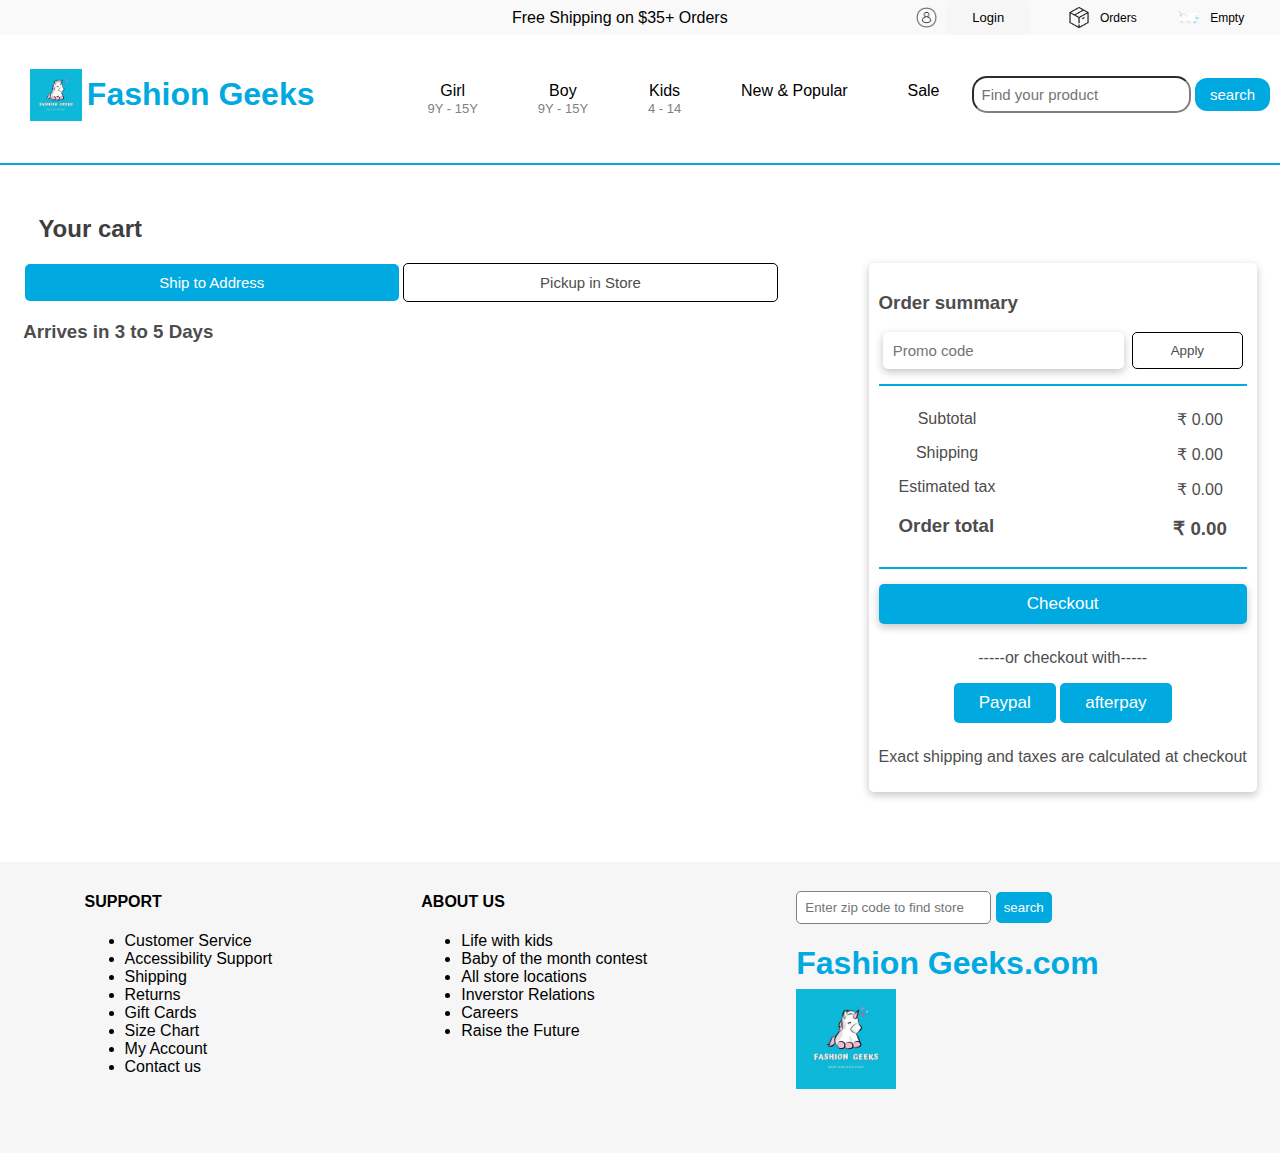
<file: pages/cart.html>
<!DOCTYPE html>
<html lang="en">
<head>
    <meta charset="UTF-8">
    <meta http-equiv="X-UA-Compatible" content="IE=edge">
    <meta name="viewport" content="width=device-width, initial-scale=1.0">
    <title>Cart page</title>
    <link rel="stylesheet" href="/styles/cart.css">
</head>
<body>
    
    <div id="Top">
        <p>Free Shipping on $35+ Orders</p>
        <div>
        <div>
            <img id="GoToHomePage" src="/images/login2.png" alt="">
            <a id="hrefLogin" href="/pages/login.html">Login</a>
        </div>
        <div>
            <img src="/images/ord.png" alt="">
            <p>Orders</p>
        </div>
        <div>
            <img src="/images/cart.png" alt="">
            <p id="count-item">Empty</p>
        </div>
        </div>
    </div>

    <div id="navbar">
        <div> 
            <img src="/images/Fashion Geeks.jpg" alt="">
            <h1>Fashion Geeks</h1>

        </div>
        <div id="navmid">
            <div>
                <h4>Girl</h4>
                <P>9Y - 15Y</P>
                <div class="Dropdown-menu">
                    <a href="/pages/Category_page.html">• Tops (49)</a>
                    <h5>• Dresses (54)</h5>
                    <h5>• Bottoms (98)</h5>
                    <h5>• Full Sets (25)</h5>
                    <h5>• Accessories and More</h5>
                </div>
            </div>

            <div>
                <h4>Boy</h4>
                <P>9Y - 15Y</P>
            </div>
            <div>
                <h4>Kids</h4>
                <P>4 - 14</P>
            </div>
            <div>
                <h4>New & Popular</h4>
            </div>
            <div>
                <h4>Sale</h4>
            </div>
        </div>
        <div>
            <input type="text" placeholder="Find your product">
            <button>search</button>
        </div>

    </div>

    <hr>

    <h2>Your cart</h2>

    <div id="container">
        <div id="left-div">
            <div>
                <button>Ship to Address</button>
                <button>Pickup in Store</button>
            </div>

            <h3>Arrives in 3 to 5 Days</h3>

            <div id="Allcards">
    
    <!-- ********************************* -->
    
            </div>
        </div>


        <div id="right-div">
            <h3>Order summary</h3>
            <div>
                <input type="text" placeholder="Promo code">
                <button>Apply</button>
            </div>
            <hr>
            <div>
                <div>
                    <p>Subtotal</p>
                    <p>Shipping</p>
                    <p>Estimated tax</p>
                    <h3>Order total</h3>
                </div>
                <div>
                    <p class="total">from data</p>
                    <p>₹ 0.00</p>
                    <p>₹ 0.00</p>
                    <h3 id="Ordertotal">from input</h3>
                </div>
            </div>
            <hr>
            <a href="./checkout.html">Checkout</a>
            
            <p> -----or checkout with-----</p>
    
            <div>
                <button>Paypal</button>
                <button>afterpay</button>    
            </div>

            <p>Exact shipping and taxes are calculated at checkout</p>
        </div>



    </div>



    <div id="scrAbu">
        <div>
            <h4>SUPPORT</h4>
            <ul>
                <li>Customer Service</li>
                <li>Accessibility Support</li>
                <li>Shipping</li>
                <li>Returns</li>
                <li>Gift Cards</li>
                <li>Size Chart</li>
                <li>My Account</li>
                <li>Contact us</li>
            </ul>
        </div>
        <div>
            <h4>ABOUT US</h4>
            <ul>
                <li>Life with kids</li>
                <li>Baby of the month contest</li>
                <li>All store locations</li>
                <li>Inverstor Relations</li>
                <li>Careers</li>
                <li>Raise the Future</li>
            </ul>
        </div>
        <div>
            <input type="text" placeholder="Enter zip code to find store">
            <button>search</button>
            <h1>Fashion Geeks.com</h1>
            <img src="/images/Fashion Geeks.jpg" alt="">
        </div>
    </div>



</body>
</html>

<script src="/scripts/cart.js"></script>
</file>
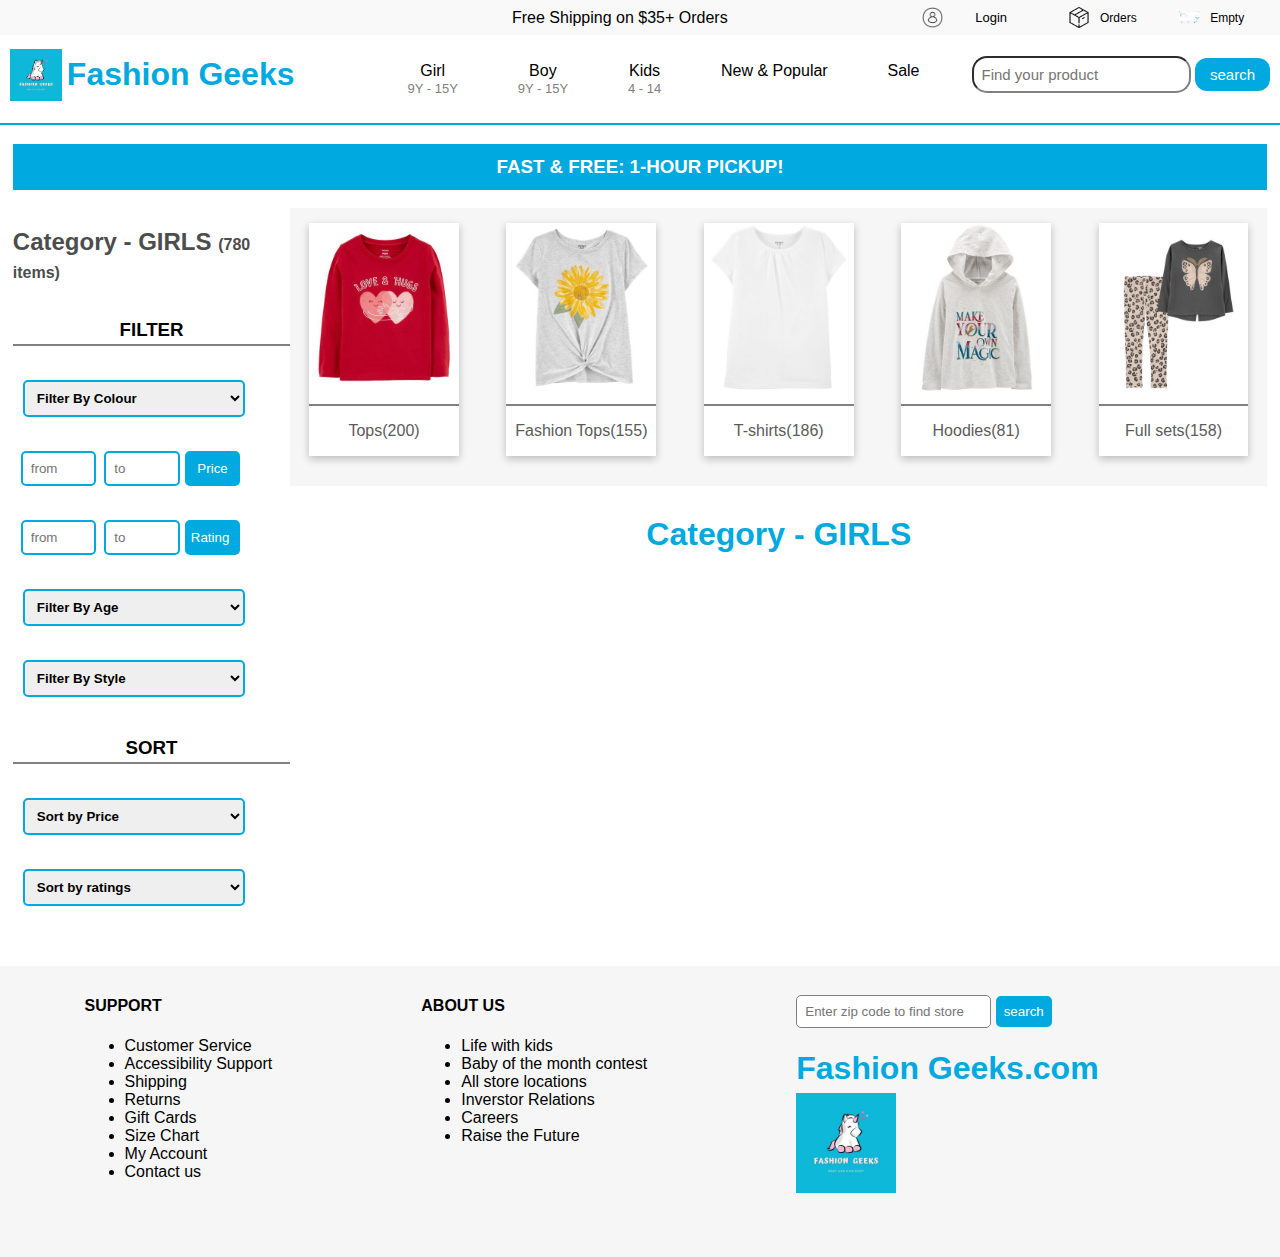
<file: pages/Category_page.html>
<!DOCTYPE html>
<html lang="en">
<head>
    <meta charset="UTF-8">
    <meta http-equiv="X-UA-Compatible" content="IE=edge">
    <meta name="viewport" content="width=device-width, initial-scale=1.0"> 
    <title>Girl category</title>
    <link rel="stylesheet" href="/styles/Category_page.css">
</head>
<body>
    
    <div id="Top">
        <p>Free Shipping on $35+ Orders</p>
        <div>
        <div>
            <img src="/images/login2.png" alt="">
            <a id="hrefLogin" href="/pages/login.html">Login</a>
        </div>
        <div>
            <img src="/images/ord.png" alt="">
            <p>Orders</p>
        </div>
        <div>
            <img src="/images/cart.png" alt="">
            <p id="count-item">Empty</p>
        </div>
        </div>
    </div>



    <div id="navbar">
        <div> 
            <img id="GoToHomePage" src="/images/Fashion Geeks.jpg" alt="">
            <h1>Fashion Geeks</h1>

        </div>
        <div id="navmid">
            <div>
                <h4>Girl</h4>
                <P>9Y - 15Y</P>
                <div class="Dropdown-menu">
                    <a href="/pages/Category_page.html">• Tops (49)</a>
                    <h5>• Dresses (54)</h5>
                    <h5>• Bottoms (98)</h5>
                    <h5>• Full Sets (25)</h5>
                    <h5>• Accessories and More</h5>
                </div>
            </div>

            <div>
                <h4>Boy</h4>
                <P>9Y - 15Y</P>
            </div>
            <div>
                <h4>Kids</h4>
                <P>4 - 14</P>
            </div>
            <div>
                <h4>New & Popular</h4>
            </div>
            <div>
                <h4>Sale</h4>
            </div>
        </div>
        <div>
            <form>
                <input type="text" placeholder="Find your product" id="search">
                <input type="submit" value="search">
            </form>
        </div>

    </div>

    <hr>

    <div id="fast">
            <h3>FAST & FREE: 1-HOUR PICKUP!</h3>
    </div>

    <div id="main">
      <div id="left-div">
        <h2>Category - GIRLS <span>(780 items)</span></h2>
        <h3>FILTER</h3>
        <hr>

        <select id="fitrByColor">
            <option value="">Filter By Colour</option>
            <option value="red">Red</option>
            <option value="blue">Blue</option>
            <option value="white">White</option>
            <option value="pink">Pink</option>
            <option value="gray">Gray</option>
            <option value="black">Black</option>
        </select>

        <div id="fitrByPrice">
            <input type="number" id="lower" placeholder="from"/>
            <input type="number" id="upper" placeholder="to"/>
            <button id="filter-btn">Price</button>
        </div>
   
        <div id="fitrByRating">
            <input type="number" id="low" placeholder="from"/>
            <input type="number" id="up" placeholder="to"/>
            <button id="filter-rate">Rating</button>
        </div>


        <select id="fitrByAge">
            <option >Filter By Age</option>
            <option >6M - 12M</option>
            <option >1Y - 3Y</option>
            <option >3Y - 6Y</option>
            <option >6Y - 12Y</option>
        </select>

        <select id="fitrByStyle">
            <option >Filter By Style</option>
            <option >Casual Dress</option>
            <option >Fashion Tops</option>
            <option >Tranding Skirts</option>
            <option >Long Sleeves</option>
        </select>

        <h3>SORT</h3>
        <hr>

        <select id="sortbyprice">
            <option value="">Sort by Price</option>
            <option value="lowToHigh">Low to High</option>
            <option value="HighToLow">High to Low</option>
        </select>

        <select id="sortbyratings">
            <option value="">Sort by ratings</option>
            <option value="lowToHigh">Low to High</option>
            <option value="HighToLow">High to Low</option>
        </select>

      </div>

      <div id="right-div">
        
      <div id="right-top-div">
        <div>
            <img src="/images/R-T-1.jpg"/>
            <hr>
            <p>Tops(200)</p>
        </div>
        <div>
            <img src="/images/R-T-2.jpg" alt="">
            <hr>
            <p>Fashion Tops(155)</p>
        </div>
        <div>
            <img src="/images/R-T-3.jpg" alt="">
            <hr>
            <p>T-shirts(186)</p>
        </div>
        <div>
            <img src="/images/R-T-4.jpg" alt="">
            <hr>
            <p>Hoodies(81)</p>
        </div>
        <div>
            <img src="/images/R-T-5.jpg" alt="">
            <hr>
            <p>Full sets(158)</p>
        </div>
      </div>

      <h1>Category - GIRLS</h1>

      <div id="right-main">
        <!-- ************************ -->
      </div>

    </div>
    </div>

    

    <div id="scrAbu">
        <div>
            <h4>SUPPORT</h4>
            <ul>
                <li>Customer Service</li>
                <li>Accessibility Support</li>
                <li>Shipping</li>
                <li>Returns</li>
                <li>Gift Cards</li>
                <li>Size Chart</li>
                <li>My Account</li>
                <li>Contact us</li>
            </ul>
        </div>
        <div>
            <h4>ABOUT US</h4>
            <ul>
                <li>Life with kids</li>
                <li>Baby of the month contest</li>
                <li>All store locations</li>
                <li>Inverstor Relations</li>
                <li>Careers</li>
                <li>Raise the Future</li>
            </ul>
        </div>
        <div>
            <input type="text" placeholder="Enter zip code to find store">
            <button>search</button>
            <h1>Fashion Geeks.com</h1>
            <img src="/images/Fashion Geeks.jpg" alt="">
        </div>
    </div>

</body>
</html>
<script src="/scripts/Category_page.js"></script>
</file>
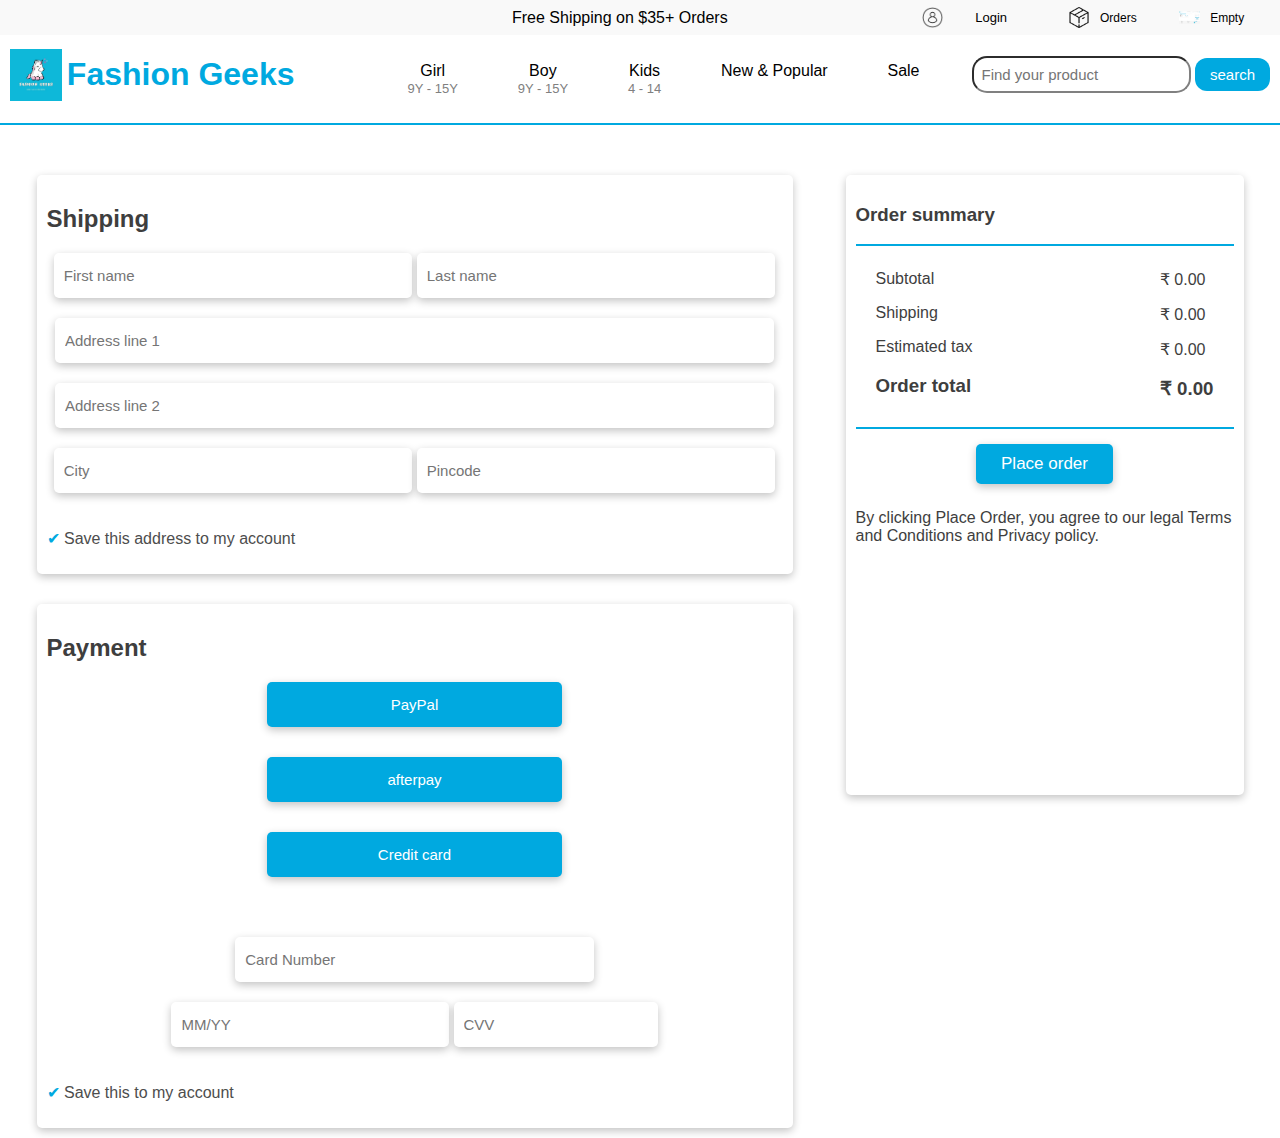
<file: pages/checkout.html>
<!DOCTYPE html>
<html lang="en">
<head>
    <meta charset="UTF-8">
    <meta http-equiv="X-UA-Compatible" content="IE=edge">
    <meta name="viewport" content="width=device-width, initial-scale=1.0">
    <title>checkout page</title>
    <link rel="stylesheet" href="/styles/checkout.css">
</head>
<body>



    <div id="Top">
        <p>Free Shipping on $35+ Orders</p>
        <div>
        <div>
            <img class="topImg" src="/images/login2.png" alt="">
            <a id="hrefLogin" href="/pages/login.html">Login</a>
        </div>
        <div>
            <img class="topImg" src="/images/ord.png" alt="">
            <p>Orders</p>
        </div>
        <div>
            <img class="topImg" src="/images/cart.png" alt="">
            <p id="count-item">Empty</p>
        </div>
        </div>
    </div>

    <div id="navbar">
        <div> 
            <img id="GoToHomePage" src="/images/Fashion Geeks.jpg" alt="">
            <h1>Fashion Geeks</h1>

        </div>
        <div id="navmid">
            <div>
                <h4>Girl</h4>
                <P>9Y - 15Y</P>
                <div class="Dropdown-menu">
                    <a href="/pages/Category_page.html">• Tops (49)</a>
                    <h5>• Dresses (54)</h5>
                    <h5>• Bottoms (98)</h5>
                    <h5>• Full Sets (25)</h5>
                    <h5>• Accessories and More</h5>
                </div>
            </div>

            <div>
                <h4>Boy</h4>
                <P>9Y - 15Y</P>
            </div>
            <div>
                <h4>Kids</h4>
                <P>4 - 14</P>
            </div>
            <div>
                <h4>New & Popular</h4>
            </div>
            <div>
                <h4>Sale</h4>
            </div>
        </div>
        <div>
            <input type="text" placeholder="Find your product">
            <button>search</button>
        </div>

    </div>

    <hr>

    <div id="container">
        <div id="left-div">
            <div id="address-div">
                <h2>Shipping</h2>
                <div>
                    <input type="text" placeholder="First name" id="firstname">
                    <input type="text" placeholder="Last name" id="lastname">
                </div>
                <input type="text" placeholder="Address line 1" id="address1">
                <input type="text" placeholder="Address line 2">
                <div>
                    <input type="text" placeholder="City" id="city">
                    <input type="text" placeholder="Pincode" id="pincode">             
                </div>
                <p> ✔ <span>Save this address to my account</span></p>
            </div>

            <div id="payment-div">
                <h2>Payment</h2>
                <div>
                    <button>PayPal</button>
                    <button>afterpay</button>
                    <button>Credit card</button>
                </div>
                <input type="text" placeholder="Card Number">
                <div>
                    <input type="text" placeholder="MM/YY">
                    <input type="text" placeholder="CVV">
                </div>
                <p> ✔ <span>Save this to my account</span></p>
            </div>
        </div>


        <div id="right-div">
            <h3>Order summary</h3>
            <hr>
            <div>
                <div>
                    <p>Subtotal</p>
                    <p>Shipping</p>
                    <p>Estimated tax</p>
                    <h3>Order total</h3>
                </div>
                <div>
                    <p class="total">from data</p>
                    <p>₹ 0.00</p>
                    <p>₹ 0.00</p>
                    <h3 id="Ordertotal">from input</h3>
                </div>
            </div>
            <hr>
            <button id="placeorder"> Place order</button>
            <p>By clicking Place Order, you agree to our legal Terms and Conditions and Privacy policy.</p>
        </div>
    </div>





    
</body>
</html>

<script src="/scripts/checkout.js"></script>
</file>
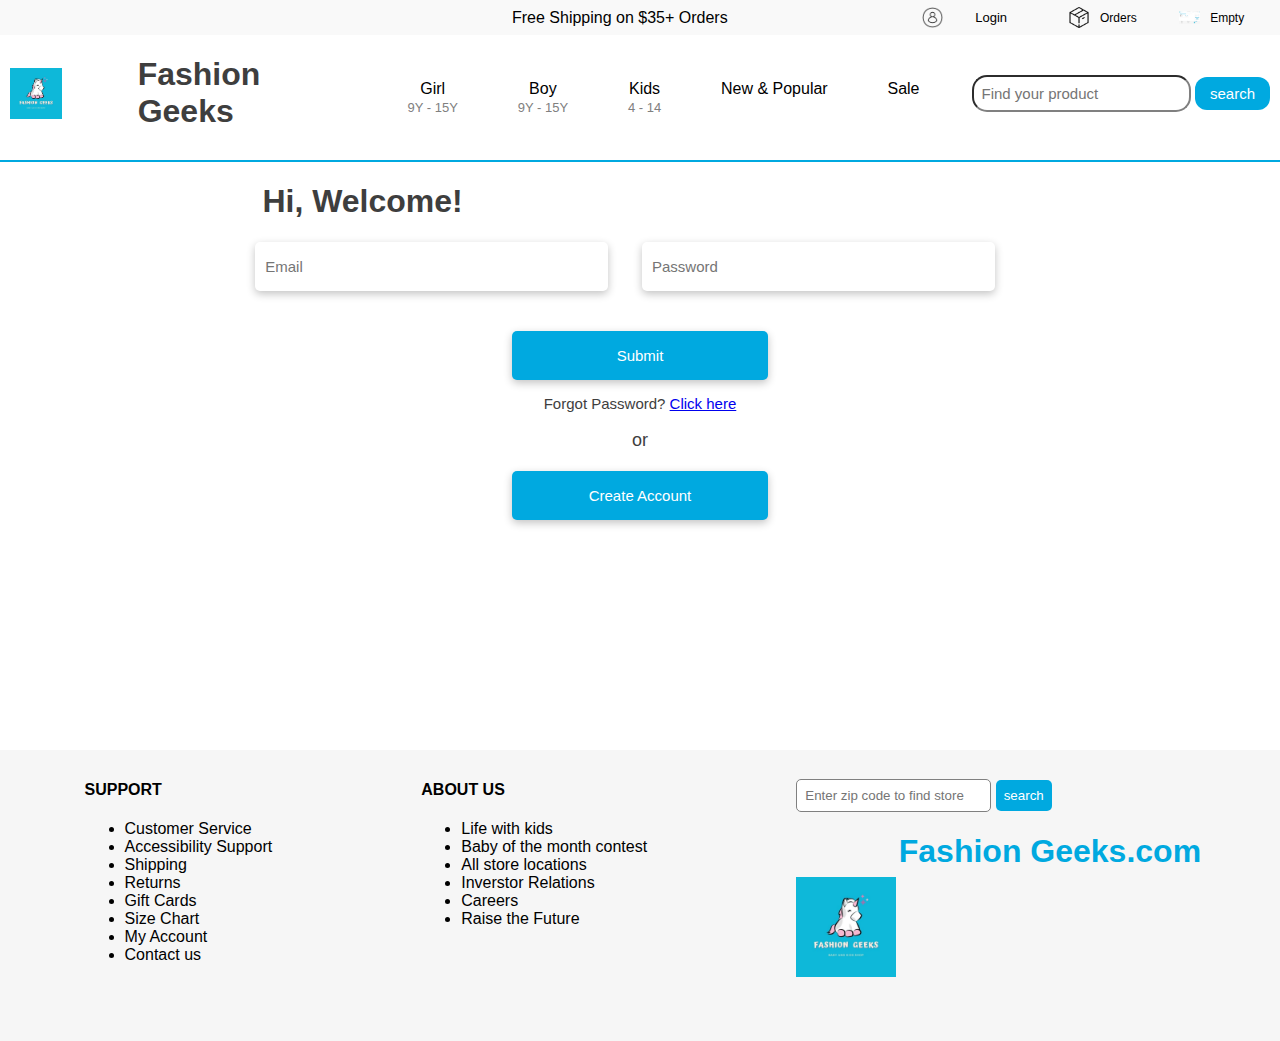
<file: pages/login.html>
<!DOCTYPE html>
<html lang="en">
<head>
    <meta charset="UTF-8">
    <meta http-equiv="X-UA-Compatible" content="IE=edge">
    <meta name="viewport" content="width=device-width, initial-scale=1.0">
    <title>Login</title>
    <link rel="stylesheet" href="/styles/login.css">
</head>
<body>
    

    <div id="Top">
        <p>Free Shipping on $35+ Orders</p>
        <div>
        <div>
            <img id="GoToHomePage" src="/images/login2.png" alt="">
            <a id="hrefLogin" href="/pages/login.html">Login</a>
        </div>
        <div>
            <img src="/images/ord.png" alt="">
            <p>Orders</p>
        </div>
        <div>
            <img src="/images/cart.png" alt="">
            <p id="count-item">Empty</p>
        </div>
        </div>
    </div>

    <div id="navbar">
        <div> 
            <img src="/images/Fashion Geeks.jpg" alt="">
            <h1>Fashion Geeks</h1>

        </div>
        <div id="navmid">
            <div>
                <h4>Girl</h4>
                <P>9Y - 15Y</P>
                <div class="Dropdown-menu">
                    <a href="/pages/Category_page.html">• Tops (49)</a>
                    <h5>• Dresses (54)</h5>
                    <h5>• Bottoms (98)</h5>
                    <h5>• Full Sets (25)</h5>
                    <h5>• Accessories and More</h5>
                </div>
            </div>

            <div>
                <h4>Boy</h4>
                <P>9Y - 15Y</P>
            </div>
            <div>
                <h4>Kids</h4>
                <P>4 - 14</P>
            </div>
            <div>
                <h4>New & Popular</h4>
            </div>
            <div>
                <h4>Sale</h4>
            </div>
        </div>
        <div>
            <input type="text" placeholder="Find your product">
            <button>search</button>
        </div>

    </div>

    <hr>

    <h1>Hi, Welcome!</h1>

    <form>
        <input type="text" placeholder="Email" id="LEmail">
        <input type="password" placeholder="Password" id="LPassword">
        <input type="submit" placeholder="Signin" id="Lsignin">
    </form>

    <p id="forgot">Forgot Password? <a href="###">Click here</a></p>
    <p>or</p>

    <a href="./register.html">Create Account</a>
    <!-- <button> Create Account</button> -->


    <div id="scrAbu">
        <div>
            <h4>SUPPORT</h4>
            <ul>
                <li>Customer Service</li>
                <li>Accessibility Support</li>
                <li>Shipping</li>
                <li>Returns</li>
                <li>Gift Cards</li>
                <li>Size Chart</li>
                <li>My Account</li>
                <li>Contact us</li>
            </ul>
        </div>
        <div>
            <h4>ABOUT US</h4>
            <ul>
                <li>Life with kids</li>
                <li>Baby of the month contest</li>
                <li>All store locations</li>
                <li>Inverstor Relations</li>
                <li>Careers</li>
                <li>Raise the Future</li>
            </ul>
        </div>
        <div>
            <input type="text" placeholder="Enter zip code to find store">
            <button>search</button>
            <h1>Fashion Geeks.com</h1>
            <img src="/images/Fashion Geeks.jpg" alt="">
        </div>
    </div>

</body>
</html>
<script src="/scripts/login.js"></script>
</file>
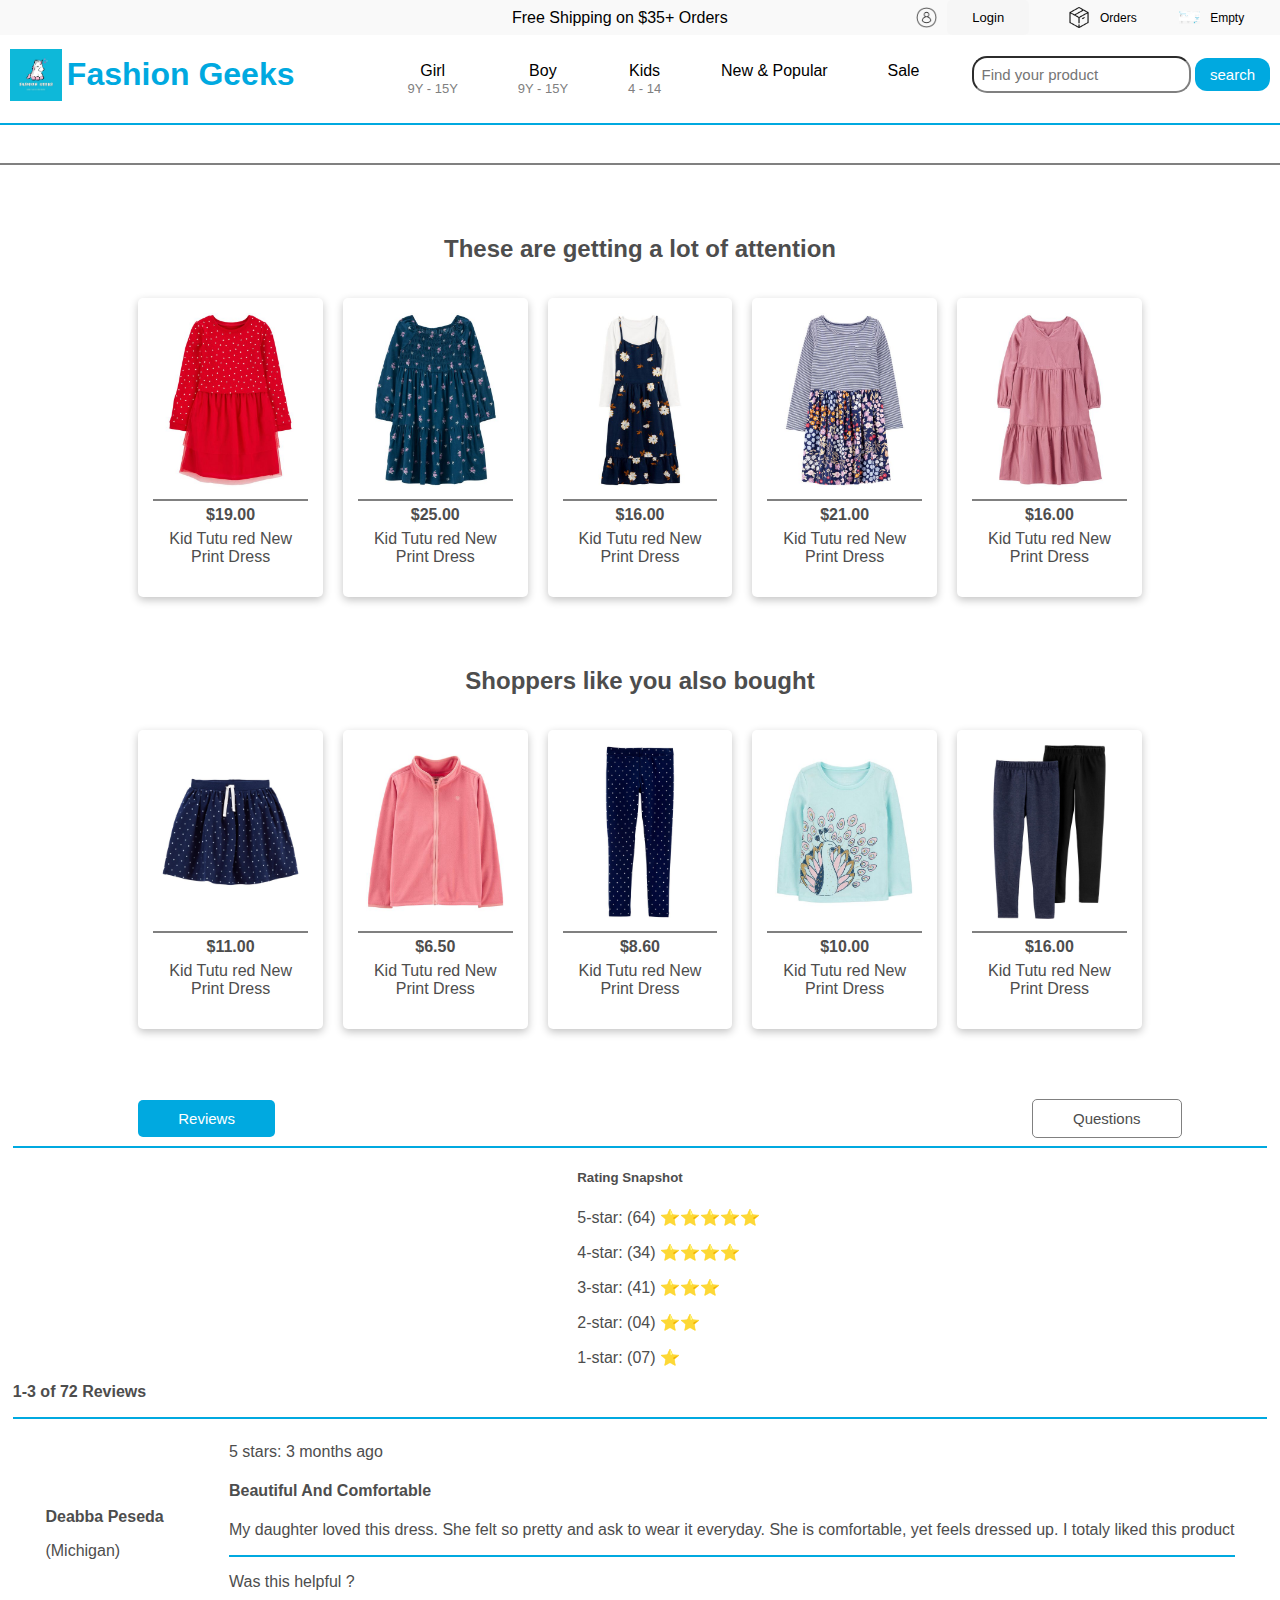
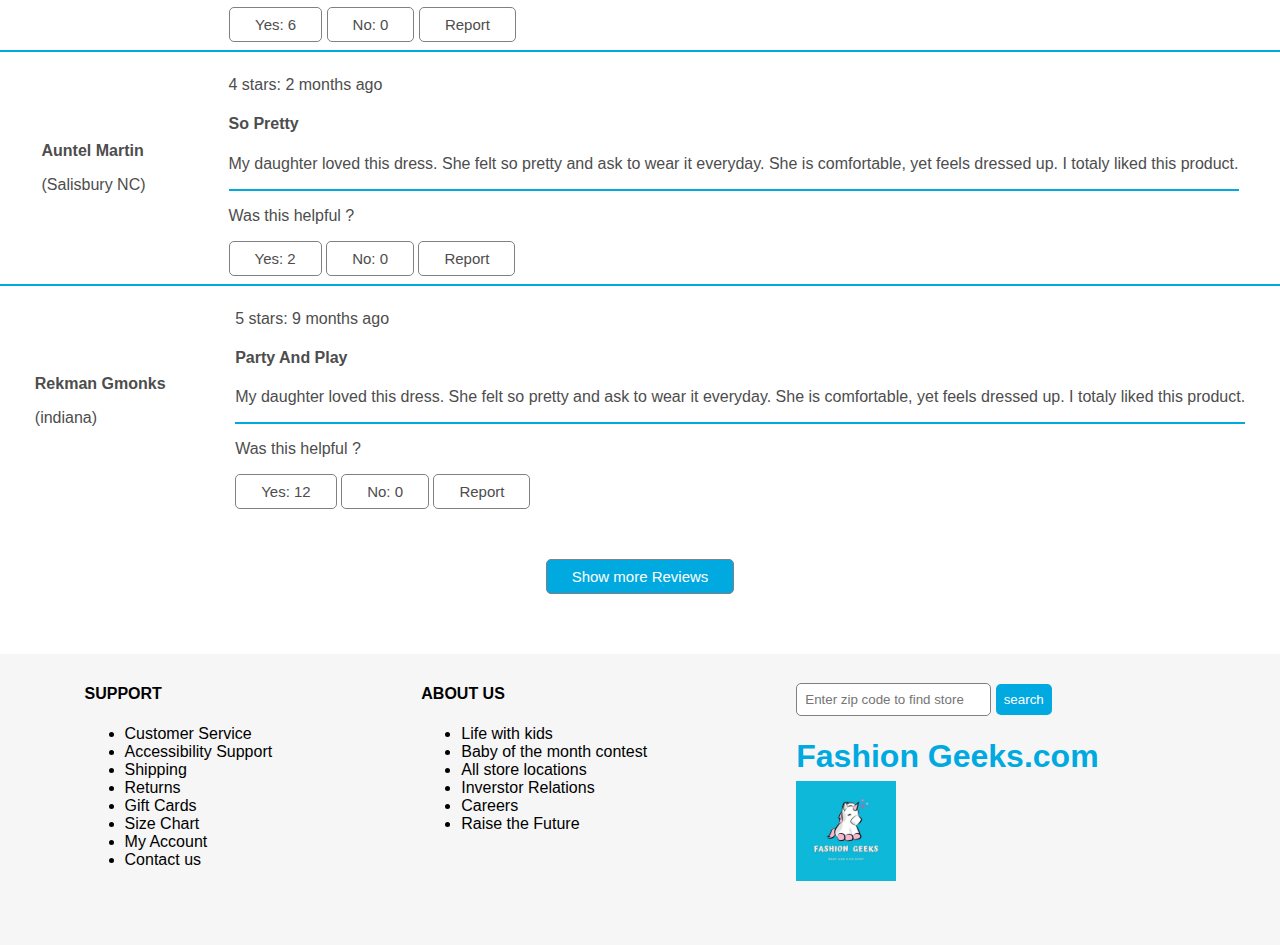
<file: pages/Product.html>
<!DOCTYPE html>
<html lang="en">
<head>
    <meta charset="UTF-8">
    <meta http-equiv="X-UA-Compatible" content="IE=edge">
    <meta name="viewport" content="width=device-width, initial-scale=1.0">
    <title>Product page</title>

    <link rel="stylesheet" href="/styles/Product.css">
</head>
<body>
    

    <div id="Top">
        <p>Free Shipping on $35+ Orders</p>
        <div>
        <div>
            <img id="GoToHomePage" src="/images/login2.png" alt="">
            <a id="hrefLogin" href="/pages/login.html">Login</a>
        </div>
        <div>
            <img src="/images/ord.png" alt="">
            <p>Orders</p>
        </div>
        <div>
            <img src="/images/cart.png" alt="">
            <p id="count-item">Empty</p>
        </div>
        </div>
    </div>

    <div id="navbar">
        <div> 
            <img src="/images/Fashion Geeks.jpg" alt="">
            <h1>Fashion Geeks</h1>

        </div>
        <div id="navmid">
            <div>
                <h4>Girl</h4>
                <P>9Y - 15Y</P>
                <div class="Dropdown-menu">
                    <a href="/pages/Category_page.html">• Tops (49)</a>
                    <h5>• Dresses (54)</h5>
                    <h5>• Bottoms (98)</h5>
                    <h5>• Full Sets (25)</h5>
                    <h5>• Accessories and More</h5>
                </div>
            </div>

            <div>
                <h4>Boy</h4>
                <P>9Y - 15Y</P>
            </div>
            <div>
                <h4>Kids</h4>
                <P>4 - 14</P>
            </div>
            <div>
                <h4>New & Popular</h4>
            </div>
            <div>
                <h4>Sale</h4>
            </div>
        </div>
        <div>
            <input type="text" placeholder="Find your product">
            <button>search</button>
        </div>

    </div>

    <hr>

    <div id="main">
    </div>

    <hr>

    <div id="container1">
        <h2> These are getting a lot of attention</h2>
        <div class="attention">
            <div>
                <img src="/images/attention1.jpg">
                <hr>
                <h4>$19.00</h4>
                <p>Kid Tutu red New Print Dress</p>
            </div>
            <div>
                <img src="/images/attention2.jpg">
                <hr>
                <h4>$25.00</h4>
                <p>Kid Tutu red New Print Dress</p>
            </div>
            <div>
                <img src="/images/attention3.jpg">
                <hr>
                <h4>$16.00</h4>
                <p>Kid Tutu red New Print Dress</p>
            </div>
            <div>
                <img src="/images/attention4.jpg">
                <hr>
                <h4>$21.00</h4>
                <p>Kid Tutu red New Print Dress</p>
            </div>
            <div>
                <img src="/images/attention5.jpg">
                <hr>
                <h4>$16.00</h4>
                <p>Kid Tutu red New Print Dress</p>
            </div>
        </div>

        <h2> Shoppers like you also bought</h2>
        <div class="attention">
            <div>
                <img src="/images/also1.jpg">
                <hr>
                <h4>$11.00</h4>
                <p>Kid Tutu red New Print Dress</p>
            </div>
            <div>
                <img src="/images/also2.jpg">
                <hr>
                <h4>$6.50</h4>
                <p>Kid Tutu red New Print Dress</p>
            </div>
            <div>
                <img src="/images/also3.jpg">
                <hr>
                <h4>$8.60</h4>
                <p>Kid Tutu red New Print Dress</p>
            </div>
            <div>
                <img src="/images/also4.jpg">
                <hr>
                <h4>$10.00</h4>
                <p>Kid Tutu red New Print Dress</p>
            </div>
            <div>
                <img src="/images/also5.jpg">
                <hr>
                <h4>$16.00</h4>
                <p>Kid Tutu red New Print Dress</p>
            </div>
        </div>
        
    </div>


    <div id="review">
        <button>Reviews</button>
        <button>Questions</button>
        <hr>
        <div>
            <h5>Rating Snapshot</h5>
            <p>5-star: (64) ⭐⭐⭐⭐⭐ </p>
            <p>4-star: (34) ⭐⭐⭐⭐    </p>
            <p>3-star: (41) ⭐⭐⭐      </p>
            <p>2-star: (04) ⭐⭐         </p>
            <p>1-star: (07) ⭐           </p>
        </div>
        <p>1-3 of 72 Reviews</p>
        <hr>
        <div id="rev1">
                <div>
                    <p>Deabba Peseda</p>
                    <p>(Michigan)</p>
                </div>
                <div>
                    <p>5 stars: <span>3 months ago</span></p>
                    <h4>Beautiful And Comfortable</h4>
                    <p>My daughter loved this dress. She felt so pretty and ask to wear it everyday. She is comfortable, yet feels dressed up. I totaly liked this product  </p>
                    <hr>
                    <div>
                        <p>Was this helpful ?</p>
                        <button>Yes: 6</button>
                        <button>No: 0</button>
                        <button>Report</button>
                    </div>
                </div>
        </div>
    </div>

    <hr>
    <div id="rev1">
            <div>
                <p>Auntel Martin</p>
                <p>(Salisbury NC)</p>
            </div>
            <div>
                <p>4 stars: <span>2 months ago</span></p>
                <h4>So Pretty</h4>
                <p>My daughter loved this dress. She felt so pretty and ask to wear it everyday. She is comfortable, yet feels dressed up. I totaly liked this product.</p>
                <hr>
                <div>
                    <p>Was this helpful ?</p>
                    <button>Yes: 2</button>
                    <button>No: 0</button>
                    <button>Report</button>
                </div>
            </div>
    </div>

    <hr>
    <div id="rev1">
            <div>
                <p>Rekman Gmonks</p>
                <p>(indiana)</p>
            </div>
            <div>
                <p>5 stars: <span>9 months ago</span></p>
                <h4>Party And Play</h4>
                <p>My daughter loved this dress. She felt so pretty and ask to wear it everyday. She is comfortable, yet feels dressed up. I totaly liked this product.</p>
                <hr>
                <div>
                    <p>Was this helpful ?</p>
                    <button>Yes: 12</button>
                    <button>No: 0</button>
                    <button>Report</button>
                </div>
            </div>
    </div>

    
    <button id="more">Show more Reviews</button>


<!-- *************************** -->

    <div id="scrAbu">
        <div>
            <h4>SUPPORT</h4>
            <ul>
                <li>Customer Service</li>
                <li>Accessibility Support</li>
                <li>Shipping</li>
                <li>Returns</li>
                <li>Gift Cards</li>
                <li>Size Chart</li>
                <li>My Account</li>
                <li>Contact us</li>
            </ul>
        </div>
        <div>
            <h4>ABOUT US</h4>
            <ul>
                <li>Life with kids</li>
                <li>Baby of the month contest</li>
                <li>All store locations</li>
                <li>Inverstor Relations</li>
                <li>Careers</li>
                <li>Raise the Future</li>
            </ul>
        </div>
        <div>
            <input type="text" placeholder="Enter zip code to find store">
            <button>search</button>
            <h1>Fashion Geeks.com</h1>
            <img src="/images/Fashion Geeks.jpg" alt="">
        </div>
    </div>

</body>
</html>

<script src="/scripts/Product.js"></script>
</file>
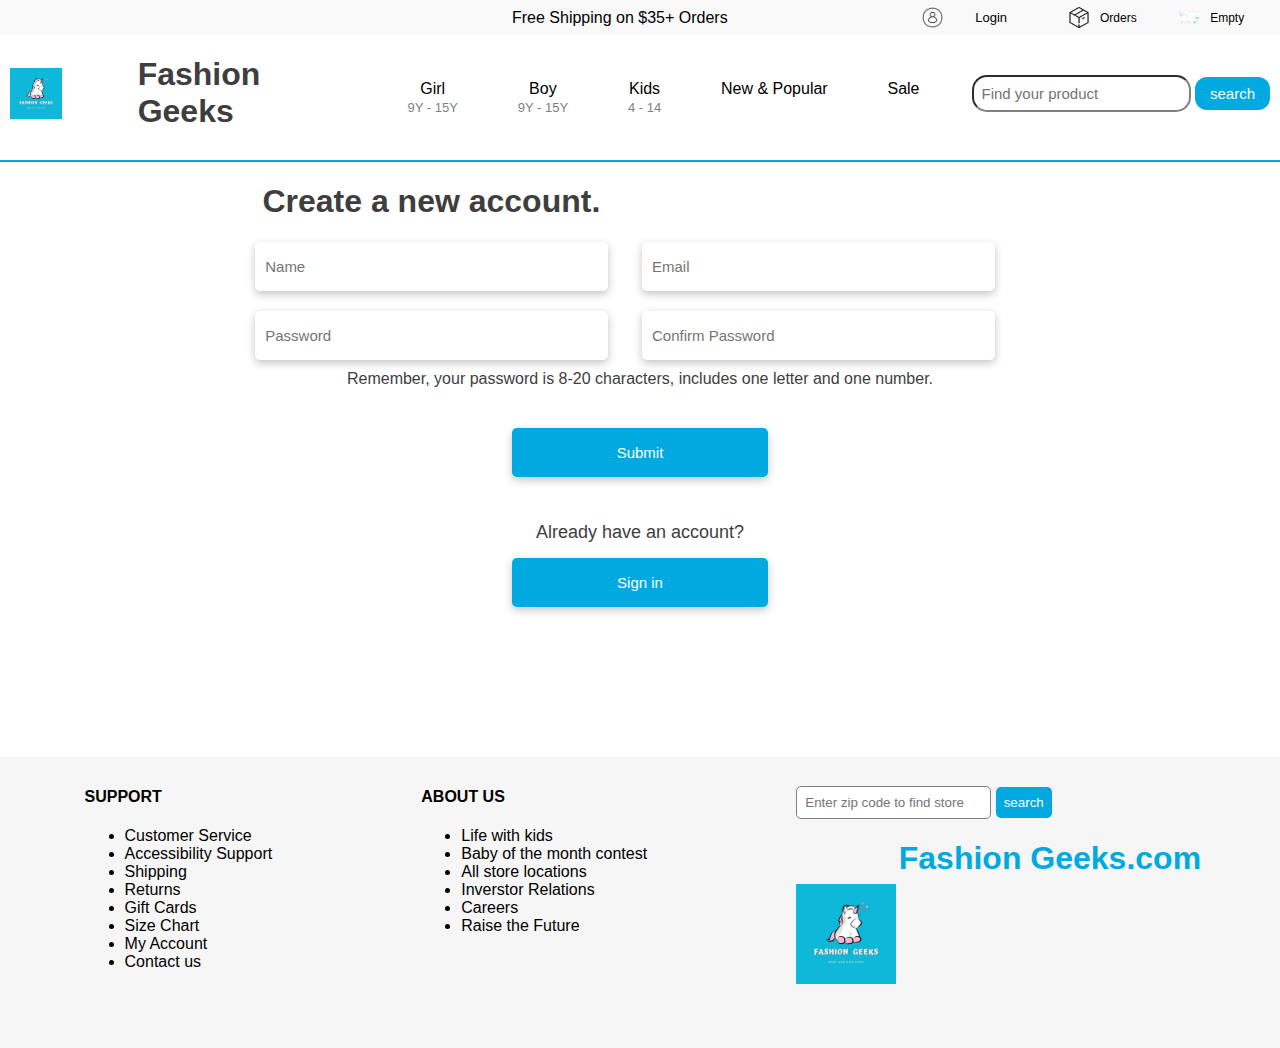
<file: pages/register.html>
<!DOCTYPE html>
<html lang="en">
<head>
    <meta charset="UTF-8">
    <meta http-equiv="X-UA-Compatible" content="IE=edge">
    <meta name="viewport" content="width=device-width, initial-scale=1.0">
    <title>Register page</title>
    <link rel="stylesheet" href="/styles/register.css">
</head>
<body>
    

    <div id="Top">
        <p>Free Shipping on $35+ Orders</p>
        <div>
        <div>
            <img id="GoToHomePage" src="/images/login2.png" alt="">
            <a id="hrefLogin" href="/pages/login.html">Login</a>
        </div>
        <div>
            <img src="/images/ord.png" alt="">
            <p>Orders</p>
        </div>
        <div>
            <img src="/images/cart.png" alt="">
            <p id="count-item">Empty</p>
        </div>
        </div>
    </div>

    <div id="navbar">
        <div> 
            <img src="/images/Fashion Geeks.jpg" alt="">
            <h1>Fashion Geeks</h1>

        </div>
        <div id="navmid">
            <div>
                <h4>Girl</h4>
                <P>9Y - 15Y</P>
                <div class="Dropdown-menu">
                    <a href="/pages/Category_page.html">• Tops (49)</a>
                    <h5>• Dresses (54)</h5>
                    <h5>• Bottoms (98)</h5>
                    <h5>• Full Sets (25)</h5>
                    <h5>• Accessories and More</h5>
                </div>
            </div>

            <div>
                <h4>Boy</h4>
                <P>9Y - 15Y</P>
            </div>
            <div>
                <h4>Kids</h4>
                <P>4 - 14</P>
            </div>
            <div>
                <h4>New & Popular</h4>
            </div>
            <div>
                <h4>Sale</h4>
            </div>
        </div>
        <div>
            <input type="text" placeholder="Find your product">
            <button>search</button>
        </div>

    </div>

    <hr>


    <h1>Create a new account.</h1>
    <form>
        <div>
            <input type="text" placeholder="Name" id="Name">
            <input type="email" placeholder="Email" id="Email">
        </div>
        <div>
            <input type="password" placeholder="Password" id="Password">
            <input type="password" placeholder="Confirm Password" id="CPassword">
        </div>

        <p>Remember, your password is 8-20 characters, includes one letter and one number.</p>

        <input type="submit" placeholder="Sign up" id="submit">
    </form>

    <p id="already">Already have an account?</p>

    <a href="./login.html">Sign in</a>

    <div id="scrAbu">
        <div>
            <h4>SUPPORT</h4>
            <ul>
                <li>Customer Service</li>
                <li>Accessibility Support</li>
                <li>Shipping</li>
                <li>Returns</li>
                <li>Gift Cards</li>
                <li>Size Chart</li>
                <li>My Account</li>
                <li>Contact us</li>
            </ul>
        </div>
        <div>
            <h4>ABOUT US</h4>
            <ul>
                <li>Life with kids</li>
                <li>Baby of the month contest</li>
                <li>All store locations</li>
                <li>Inverstor Relations</li>
                <li>Careers</li>
                <li>Raise the Future</li>
            </ul>
        </div>
        <div>
            <input type="text" placeholder="Enter zip code to find store">
            <button>search</button>
            <h1>Fashion Geeks.com</h1>
            <img src="/images/Fashion Geeks.jpg" alt="">
        </div>
    </div>


</body>
</html>

<script src="/scripts/register.js"></script>
</file>
<file: styles/cart.css>
body{
    margin: 0;
    padding: 0;
}

#Top{
    display: flex;
    justify-content: space-between;
    align-items: center;
    margin: auto;
    background-color: #f9f9f9;
    height: 35px;
    font-family: Verdana, Geneva, Tahoma, sans-serif;
}

#Top>p{
    padding-left: 40%;
    font-family: Verdana, Geneva, Tahoma, sans-serif;
}

#Top a{
    text-decoration: none;
    margin: auto;
    font-family: Verdana, Geneva, Tahoma, sans-serif;
    font-size: 13px;
    color: black;

}

#Top>div{
    width: 28%;
    display: flex;
    align-items: center;
}


#Top>div>div{
    width: 30%;
    height: 80%;
    display: flex;
    justify-content: end;
    align-items: center;

}

#Top>div>div>img{
    width: 20%;
    padding-right: 10px;
}

#Top>div>div>p{
    font-size: 12px;
}


#hrefLogin{
    background-color: #f6f6f6;
    box-shadow: none;
}


#navbar{
    width: 100%;
    margin: auto;
    display: flex;
    justify-content: space-between;
    align-items: center;
    font-family: 'Segoe UI', Tahoma, Geneva, Verdana, sans-serif;
    background-color: white;
    position: sticky;
    top: 0px;
    z-index: 1;



}
#navbar>div:nth-child(1){
    width: 27%;
    display: flex;
    align-items: center;
    color: #00a9e0;
    margin-left: 10px;
    padding: 20px;
}

#navbar>div:nth-child(1)>img{
    width: 15%;
    height: 13%;
    margin-right: 5px;

}

#navmid{
    width: 40%;
    display: flex;
    justify-content: space-between;
}

#navmid>div{
    text-align: center;
}

#navmid>div>p{
    margin-top: -20px;
    font-size: 13px;
    font-weight: 400;
    color: gray;
}

#navmid>div>h4{
    font-weight: 500;
    cursor: pointer;
}

#navmid>div:nth-child(1):hover .Dropdown-menu{
display: block;

}

#navmid>div:nth-child(1){
    position: relative;
}

.Dropdown-menu a{
    text-decoration: none;
    font-family: Verdana, Geneva, Tahoma, sans-serif;
    font-weight: 500;
    color: black;
    font-size: 13px;
    width: 100%;
}

.Dropdown-menu h5{
    font-weight: 500;
}



.Dropdown-menu{
    text-align: justify;
    margin-top: -25px;
    padding-left: 5%;
    width: 170px;
    display: none;
    position: absolute;
    z-index: 1;
    background-color: white;
}

.Dropdown-menu h5:hover{ 
    padding: 7px 0px;
    background-color: #00a9e0;
    color: white;
    border-radius: 5px;
    font-weight: 500;
}
.Dropdown-menu a:hover{
    padding: 7px 0px;
    background-color: #00a9e0;
    color: white;
    border-radius: 5px;
    font-weight: 500;
}

#navbar>div:nth-child(3){
    margin-right:10px ;
}

#navbar input{
    padding: 8px;
    border-radius: 15px;
    border-color: gray;
    font-size: 15px;
    font-weight: 400;
}

#navbar button{
    padding: 8px 15px;
    border-radius: 12px;
    border: 1px solid gray;
    border: none;
    background-color: #00a9e0;
    font-size: 15px;
    font-weight: 400;
    color: white
}

hr{
    border: 1.5px solid #00a9e0;
}

/* ---------------------------------- */


h2{
    font-family: 'Segoe UI', Tahoma, Geneva, Verdana, sans-serif;
}

body>h2{
    padding-left: 3%;
    margin-bottom: 10px;
    margin-top: 50px;
    color: rgb(62, 62, 62);
}

#container{
    display: flex;
    justify-content: space-around;
    padding: 10px;
    font-family: 'Segoe UI', Tahoma, Geneva, Verdana, sans-serif;
    color: rgb(77, 77, 77);
}

#left-div{
    /* border: 1px solid black; */
    width: 60%;
    margin-right: 5%;
}


#left-div>div{
    text-align: center;
}

#left-div>div>button{
    width: 49.5%;
    padding: 10px 0px;
    font-size: 15px;
    border-radius: 5px;
    background-color: white;
    border: 1px solid black;
    color: rgb(77, 77, 77);
}

#left-div>div>button:nth-child(1){
    color: white;
    background-color: #00a9e0;
    border: #00a9e0;
}

#right-div{
    /* border: 1px solid black; */
    padding: 10px;
    border-radius: 5px;
    box-shadow: rgba(0, 0, 0, 0.24) 0px 3px 8px;

}

#right-div>div:nth-child(2){
    display: flex;
    justify-content: space-around;
    margin-bottom: 15px;
}

#right-div>div:nth-child(2)>input{
    width: 60%;
    padding: 10px 10px;
    font-size: 15px;
    border-radius: 5px;
    border: none;
    box-shadow: rgba(0, 0, 0, 0.24) 0px 3px 8px;
}

#right-div>div:nth-child(2)>button{
    width: 30%;
    background-color: white;
    border: 1px solid black;
    color: rgb(77, 77, 77);
    border-radius: 5px;
    font-family: 'Segoe UI', Tahoma, Geneva, Verdana, sans-serif;
}



#right-div>div:nth-child(4){
display: flex;
justify-content: space-between;
padding: 0px 20px;
}


a{
    text-decoration: none;
    text-align: center;
    display: block;
    margin: auto;
    color: white;
    background-color: #00a9e0;
    border: #00a9e0;
    padding: 10px 25px;
    font-size: 17px;
    border-radius: 5px;
    font-family: 'Segoe UI', Tahoma, Geneva, Verdana, sans-serif;
    margin-top: 15px;
    box-shadow: rgba(0, 0, 0, 0.24) 0px 3px 8px;
    margin-bottom: 25px;

}

#right-div p{
    text-align: center;

}

#right-div>div:nth-child(8)>button{
    text-align: center;
    margin: auto;
    color: white;
    background-color: #00a9e0;
    border: #00a9e0;
    font-size: 17px;
    border-radius: 5px;
    font-family: 'Segoe UI', Tahoma, Geneva, Verdana, sans-serif;
    padding: 10px 25px;


}

#right-div>div:nth-child(8){
text-align: center;
margin-bottom: 25px;
}



#Allcards{
    width: 70%;
    padding-left: 5px;
    font-weight: 500;
}


#Allcards>div{
    display: flex;
    justify-content: space-around;
    /* border: 1px solid black; */
    box-shadow: rgba(0, 0, 0, 0.24) 0px 3px 8px;
    border-radius: 5px;

}

#Allcards>div img{
    width: 15%;
    border-radius: 5px;


}

.div1{
    text-align: left;
    width: 40%;
}

.div2{
    width: 40%;
    margin: auto;
}

.div2>button {
    width: 24%;
    padding: 6px 30px 6px 25px;
    margin: 10px;
    text-align: center;
    color: white;
    background-color: #00a9e0;
    border: #00a9e0;
    font-size: 17px;
    border-radius: 5px;
    font-family: 'Segoe UI', Tahoma, Geneva, Verdana, sans-serif;
}

.div2>button:nth-child(4) {
    margin-top: 30px;
    width: 65%;
    padding: 8px 5px;
    background-color: white;
    border: 1px solid black;
    color: rgb(77, 77, 77);
    border-radius: 5px;
    font-family: 'Segoe UI', Tahoma, Geneva, Verdana, sans-serif;
    font-size: 15px;
    font-weight: 500;
}

.div2>span{
    font-weight: 600;
    font-size: 18px;
}

#scrAbu{
    padding: 10px;
    font-family: 'Segoe UI', Tahoma, Geneva, Verdana, sans-serif;
    margin-top: 60px;
    display: flex;
    justify-content: space-around;
    background-color: #f6f6f6;
    padding-bottom: 60px;
}

#scrAbu button{
margin-top: 20px;
}

#scrAbu>div:nth-child(3){
    margin-right: -8%;
}

#scrAbu>div:nth-child(3)>input{
padding: 8px;
border-radius: 5px;
border: 1px solid gray;
}

#scrAbu>div:nth-child(3)>button{
    padding: 8px;
    background-color: #00a9e0;
    border: none;
    color: white;
    border-radius: 5px;
}

#scrAbu>div:nth-child(3)>h1{
    color: #00a9e0;
}

#scrAbu img{
   width: 20%;
   margin-top: -15px;
}
</file>
<file: styles/Category_page.css>
body{
    margin: 0;
    padding: 0;
}

#Top{
    display: flex;
    justify-content: space-between;
    align-items: center;
    margin: auto;
    background-color: #f9f9f9;
    height: 35px;
    font-family: Verdana, Geneva, Tahoma, sans-serif;
}

#Top>p{
    padding-left: 40%;
    font-family: Verdana, Geneva, Tahoma, sans-serif;
}

#Top a{
    text-decoration: none;
    margin: auto;
    font-family: Verdana, Geneva, Tahoma, sans-serif;
    font-size: 13px;
    color: black;

}

#Top>div{
    width: 28%;
    display: flex;
    align-items: center;
}


#Top>div>div{
    width: 30%;
    height: 80%;
    display: flex;
    justify-content: end;
    align-items: center;

}

#Top>div>div>img{
    width: 20%;
    padding-right: 10px;
}



#Top>div>div>p{
    font-size: 12px;
}




#navbar{
    width: 100%;
    margin: auto;
    display: flex;
    justify-content: space-between;
    align-items: center;
    font-family: 'Segoe UI', Tahoma, Geneva, Verdana, sans-serif;
    background-color: white;
    position: sticky;
    top: 0px;
    z-index: 1;



}
#navbar>div:nth-child(1){
    width: 27%;
    display: flex;
    align-items: center;
    color: #00a9e0;
    margin-left: 10px;

}

#navbar>div:nth-child(1)>img{
    width: 15%;
    height: 15%;
    margin-right: 5px;
}

#navmid{
    width: 40%;
    display: flex;
    justify-content: space-between;
}

#navmid>div{
    text-align: center;
}

#navmid>div>p{
    margin-top: -20px;
    font-size: 13px;
    font-weight: 400;
    color: gray;
}

#navmid>div>h4{
    font-weight: 500;
    cursor: pointer;
}

#navmid>div:nth-child(1):hover .Dropdown-menu{
display: block;

}

#navmid>div:nth-child(1){
    position: relative;
}

.Dropdown-menu a{
    text-decoration: none;
    font-family: Verdana, Geneva, Tahoma, sans-serif;
    font-weight: 500;
    color: black;
    font-size: 13px;
    width: 100%;
}

.Dropdown-menu h5{
    font-weight: 500;
}



.Dropdown-menu{
    text-align: justify;
    margin-top: -25px;
    padding-left: 5%;
    width: 170px;
    display: none;
    position: absolute;
    z-index: 1;
    background-color: white;
}

.Dropdown-menu h5:hover{ 
    padding: 7px 0px;
    background-color: #00a9e0;
    color: white;
    border-radius: 5px;
    font-weight: 500;
}
.Dropdown-menu a:hover{
    padding: 7px 0px;
    background-color: #00a9e0;
    color: white;
    border-radius: 5px;
    font-weight: 500;
}

#navbar>div:nth-child(3){
    margin-right:10px ;
}

#navbar input:nth-child(1){
    padding: 8px;
    border-radius: 15px;
    border-color: gray;
    font-size: 15px;
    font-weight: 400;
}

#navbar input:nth-child(2){
    padding: 8px 15px;
    border-radius: 12px;
    border: 1px solid gray;
    border: none;
    background-color: #00a9e0;
    font-size: 15px;
    font-weight: 400;
    color: white
}

hr{
    border: 1.5px solid #00a9e0;
}

#fast{

    width: 98%;
    margin: auto;
    background-color: #00a9e0;
    font-family: 'Segoe UI', Tahoma, Geneva, Verdana, sans-serif;
    text-align: center;
    color: white;
    font-size: 16px;
}
#fast>h3{
    padding: 12px;
}




#main{
    width: 98%;
    margin: auto;
    display: flex;
}


#left-div{
    font-family: 'Segoe UI', Tahoma, Geneva, Verdana, sans-serif;
    width: 41%;  
}

#left-div span{
    font-size: 16px;
}

#left-div h3{
    text-align: center;
    margin-top: 40px;
    margin-bottom: -5px;

}


#left-div select{
    width: 80%;
    display: flex;
    flex-direction: column;
    margin-top: 34px;
    padding: 8px;
    border-radius: 5px;
    margin-left: 10px;
    font-family: 'Segoe UI', Tahoma, Geneva, Verdana, sans-serif;
    font-weight: 700;
    border: 2px solid #00a9e0;
}

#fitrByPrice{
    display: flex;
}

#fitrByPrice input{
    width: 20%;
    margin-top: 34px;
    padding: 8px;
    border-radius: 5px;
    margin-left: 8px;
    font-family: 'Segoe UI', Tahoma, Geneva, Verdana, sans-serif;
    font-weight: 500;
    border: 2px solid #00a9e0;
}

#fitrByPrice button{
    width: 20%;
    margin-top: 34px;
    padding: 8px;
    border-radius: 5px;
    margin-left: 5px;
    font-family: 'Segoe UI', Tahoma, Geneva, Verdana, sans-serif;
    font-weight: 500;
    border: 2px solid #00a9e0;
    background-color: #00a9e0;
    color: white;
}

#fitrByRating{
    display: flex;
}

#fitrByRating input{
    width: 20%;
    margin-top: 34px;
    padding: 8px;
    border-radius: 5px;
    margin-left: 8px;
    font-family: 'Segoe UI', Tahoma, Geneva, Verdana, sans-serif;
    font-weight: 500;
    border: 2px solid #00a9e0;
}

#fitrByRating button{
    width: 20%;
    margin-top: 34px;
    padding: 8px;
    padding-left: 3px;
    border-radius: 5px;
    margin-left: 5px;
    font-family: 'Segoe UI', Tahoma, Geneva, Verdana, sans-serif;
    font-weight: 500;
    border: 2px solid #00a9e0;
    background-color: #00a9e0;
    color: white;
}

#left-div h2{
    color:  rgb(77, 77, 77);
    margin-bottom: -5px;
}

#left-div hr{
    border: 1px solid gray;
}

#right-top-div{
    display: grid;
    grid-template-columns: repeat(5, 1fr);
    gap: 10px;
    font-family: 'Segoe UI', Tahoma, Geneva, Verdana, sans-serif;
    text-align: center;
    color: rgb(91, 91, 91);
    font-weight: 450;
    background-color: #f6f6f6;
    padding-bottom:  30px;
    margin-bottom: 30px;
}

#right-top-div>div{
    width: 80%;
    margin: auto;
    margin-top: 15px;
    background-color: white;
    box-shadow: rgba(0, 0, 0, 0.24) 0px 3px 8px;
}

#right-top-div img{
    width: 90%;
}

#right-top-div hr{
    border: 1px solid gray;
}

#main h1{
    font-family: 'Segoe UI', Tahoma, Geneva, Verdana, sans-serif;
    color: #00a9e0;
    text-align: center;
    margin-bottom: 30px;
}

#right-main{
    width: 96%;
    margin: auto;
    margin-top: 30px;
    display: grid;
    grid-template-columns: repeat(4, 1fr);
    gap: 30px 40px;
    font-family: 'Segoe UI', Tahoma, Geneva, Verdana, sans-serif;
    color: rgb(77, 77, 77);

}

#right-main a {
    text-decoration: none;
    color: rgb(77, 77, 77);

}

#right-main>div{
    width: 100%;
    padding-left: 5%;

}

#right-main>div:hover{
    box-shadow: rgba(100, 100, 111, 0.2) 0px 7px 29px 0px;
}

#right-main>div>a>img{
   width: 90%;
   height: 60%;
   margin-left: 2.5%;
}



#right-main hr{
    border: 1px solid #00a9e0;
    margin-right: 5%
}

#right-main>div>a>p:nth-child(3){
    margin-top: -2px;
    font-weight: 600;
    margin-bottom: -8px;
 }

 #right-main>div>a h3{
    margin-bottom: -8px;
 }


 #scrAbu{
    padding: 10px;
    font-family: 'Segoe UI', Tahoma, Geneva, Verdana, sans-serif;
    margin-top: 60px;
    display: flex;
    justify-content: space-around;
    background-color: #f6f6f6;
    padding-bottom: 60px;
}

#scrAbu button{
margin-top: 20px;
}

#scrAbu>div:nth-child(3){
    margin-right: -8%;
}

#scrAbu>div:nth-child(3)>input{
padding: 8px;
border-radius: 5px;
border: 1px solid gray;
}

#scrAbu>div:nth-child(3)>button{
    padding: 8px;
    background-color: #00a9e0;
    border: none;
    color: white;
    border-radius: 5px;
}

#scrAbu>div:nth-child(3)>h1{
    color: #00a9e0;
}

#scrAbu img{
   width: 20%;
   margin-top: -15px;
}
</file>
<file: styles/checkout.css>
body{
    margin: 0;
    padding: 0;
}

#Top{
    display: flex;
    justify-content: space-between;
    align-items: center;
    margin: auto;
    background-color: #f9f9f9;
    height: 35px;
    font-family: Verdana, Geneva, Tahoma, sans-serif;
}

#Top>p{
    padding-left: 40%;
    font-family: Verdana, Geneva, Tahoma, sans-serif;
}

#Top a{
    text-decoration: none;
    margin: auto;
    font-family: Verdana, Geneva, Tahoma, sans-serif;
    font-size: 13px;
    color: black;

}

#Top>div{
    width: 28%;
    display: flex;
    align-items: center;
}


#Top>div>div{
    width: 30%;
    height: 80%;
    display: flex;
    justify-content: end;
    align-items: center;

}

#Top>div>div>img{
    width: 20%;
    padding-right: 10px;
}

#Top>div>div>p{
    font-size: 12px;
}




#navbar{
    width: 100%;
    margin: auto;
    display: flex;
    justify-content: space-between;
    align-items: center;
    font-family: 'Segoe UI', Tahoma, Geneva, Verdana, sans-serif;
    background-color: white;
    position: sticky;
    top: 0px;
    z-index: 1;



}
#navbar>div:nth-child(1){
    width: 27%;
    display: flex;
    align-items: center;
    color: #00a9e0;
    margin-left: 10px;

}

#navbar>div:nth-child(1)>img{
    width: 15%;
    height: 15%;
    margin-right: 5px;
}

#navmid{
    width: 40%;
    display: flex;
    justify-content: space-between;
}

#navmid>div{
    text-align: center;
}

#navmid>div>p{
    margin-top: -20px;
    font-size: 13px;
    font-weight: 400;
    color: gray;
}

#navmid>div>h4{
    font-weight: 500;
    cursor: pointer;
}

#navmid>div:nth-child(1):hover .Dropdown-menu{
display: block;

}

#navmid>div:nth-child(1){
    position: relative;
}

.Dropdown-menu a{
    text-decoration: none;
    font-family: Verdana, Geneva, Tahoma, sans-serif;
    font-weight: 500;
    color: black;
    font-size: 13px;
    width: 100%;
}

.Dropdown-menu h5{
    font-weight: 500;
}



.Dropdown-menu{
    text-align: justify;
    margin-top: -25px;
    padding-left: 5%;
    width: 170px;
    display: none;
    position: absolute;
    z-index: 1;
    background-color: white;
}

.Dropdown-menu h5:hover{ 
    padding: 7px 0px;
    background-color: #00a9e0;
    color: white;
    border-radius: 5px;
    font-weight: 500;
}
.Dropdown-menu a:hover{
    padding: 7px 0px;
    background-color: #00a9e0;
    color: white;
    border-radius: 5px;
    font-weight: 500;
}

#navbar>div:nth-child(3){
    margin-right:10px ;
}

#navbar input{
    padding: 8px;
    border-radius: 15px;
    border-color: gray;
    font-size: 15px;
    font-weight: 400;
}

#navbar button{
    padding: 8px 15px;
    border-radius: 12px;
    border: 1px solid gray;
    border: none;
    background-color: #00a9e0;
    font-size: 15px;
    font-weight: 400;
    color: white
}

hr{
    border: 1.5px solid #00a9e0;
}


/* ------------------------- */

#container{
 margin-top: 40px;
 font-family: 'Segoe UI', Tahoma, Geneva, Verdana, sans-serif;
 padding: 10px;
 display: flex;
 justify-content: space-around;
 color: rgb(62, 62, 62);
}

#left-div{
    width: 60%;
}

#address-div{
    /* border: 1px solid black; */
    text-align: center;
    box-shadow: rgba(0, 0, 0, 0.24) 0px 3px 8px;
    border-radius: 5px;
    padding: 10px;
}

#address-div>h2{
    text-align: left;
}

#address-div input{
    padding: 14px 10px;
    font-size: 15px;
    border-radius: 5px;
    background-color: white;
    color: rgb(77, 77, 77);
    margin-bottom: 20px;
    border: none;
    box-shadow: rgba(0, 0, 0, 0.24) 0px 3px 8px;

}

#address-div>div:nth-child(2){

    text-align: center;
}

#address-div>div:nth-child(2)>input{
    width: 46%;
}

#address-div>input{
    width: 95%;
}

#address-div>div:nth-child(5)>input{
    width: 46%;
}

#address-div>p{
    text-align: left;
    color: #00a9e0;
}

#address-div span{
    color: rgb(77, 77, 77);
}

#payment-div{
    text-align: center;
    margin-top: 30px;
    box-shadow: rgba(0, 0, 0, 0.24) 0px 3px 8px;
    border-radius: 5px;
    padding: 10px;
}

#payment-div>h2{
    text-align: left;
}

#payment-div>div:nth-child(2){
display: flex;
flex-direction: column;
align-items: center;
}

#payment-div>div:nth-child(2)>button{
    width: 40%;
    padding: 14px 10px;
    font-size: 15px;
    border-radius: 5px;
    background-color:#00a9e0;
    color: white;
    margin-bottom: 30px;
    border: none;
    box-shadow: rgba(0, 0, 0, 0.24) 0px 3px 8px;
}


#payment-div>input{
    width: 46%;
    padding: 14px 10px;
    font-size: 15px;
    border-radius: 5px;
    background-color: white;
    color: rgb(77, 77, 77);
    margin-bottom: 20px;
    margin-top: 30px;
    border: none;
    box-shadow: rgba(0, 0, 0, 0.24) 0px 3px 8px;
}

#payment-div>div:nth-child(4)>input:nth-child(1){
    width: 35%;
    padding: 14px 10px;
    font-size: 15px;
    border-radius: 5px;
    background-color: white;
    color: rgb(77, 77, 77);
    margin-bottom: 20px;
    border: none;
    box-shadow: rgba(0, 0, 0, 0.24) 0px 3px 8px;
}

#payment-div>div:nth-child(4)>input:nth-child(2){
    width: 25%;
    padding: 14px 10px;
    font-size: 15px;
    border-radius: 5px;
    background-color: white;
    color: rgb(77, 77, 77);
    margin-bottom: 20px;
    border: none;
    box-shadow: rgba(0, 0, 0, 0.24) 0px 3px 8px;
}

#payment-div>p{
    text-align: left;
    color: #00a9e0;
}

#payment-div span{
    color: rgb(77, 77, 77);
}

#right-div{
    width: 30%;;
    padding: 10px;
    border-radius: 5px;
    box-shadow: rgba(0, 0, 0, 0.24) 0px 3px 8px;
    height: 600px;

}



#right-div>div:nth-child(3){
display: flex;
justify-content: space-between;
padding: 0px 20px;
}


#placeorder{
    text-align: center;
    display: block;
    margin: auto;
    color: white;
    background-color: #00a9e0;
    border: #00a9e0;
    padding: 10px 25px;
    font-size: 17px;
    border-radius: 5px;
    font-family: 'Segoe UI', Tahoma, Geneva, Verdana, sans-serif;
    margin-top: 15px;
    box-shadow: rgba(0, 0, 0, 0.24) 0px 3px 8px;
    margin-bottom: 25px;

}
</file>
<file: styles/login.css>
body{
    margin: 0;
    padding: 0;
}

#Top{
    display: flex;
    justify-content: space-between;
    align-items: center;
    margin: auto;
    background-color: #f9f9f9;
    height: 35px;
    font-family: Verdana, Geneva, Tahoma, sans-serif;
}

#Top>p{
    padding-left: 40%;
    font-family: Verdana, Geneva, Tahoma, sans-serif;
}

#Top a{
    text-decoration: none;
    margin: auto;
    font-family: Verdana, Geneva, Tahoma, sans-serif;
    font-size: 13px;
    color: black;

}

#Top>div{
    width: 28%;
    display: flex;
    align-items: center;
}


#Top>div>div{
    width: 30%;
    height: 80%;
    display: flex;
    justify-content: end;
    align-items: center;

}

#Top>div>div>img{
    width: 20%;
    padding-right: 10px;
}

#Top>div>div>p{
    font-size: 12px;
}




#navbar{
    width: 100%;
    margin: auto;
    display: flex;
    justify-content: space-between;
    align-items: center;
    font-family: 'Segoe UI', Tahoma, Geneva, Verdana, sans-serif;
    background-color: white;
    position: sticky;
    top: 0px;
    z-index: 1;



}
#navbar>div:nth-child(1){
    width: 27%;
    display: flex;
    align-items: center;
    color: #00a9e0;
    margin-left: 10px;

}

#navbar>div:nth-child(1)>img{
    width: 15%;
    height: 15%;
    margin-right: 5px;
}

#navmid{
    width: 40%;
    display: flex;
    justify-content: space-between;
}

#navmid>div{
    text-align: center;
}

#navmid>div>p{
    margin-top: -20px;
    font-size: 13px;
    font-weight: 400;
    color: gray;
}

#navmid>div>h4{
    font-weight: 500;
    cursor: pointer;
}

#navmid>div:nth-child(1):hover .Dropdown-menu{
display: block;

}

#navmid>div:nth-child(1){
    position: relative;
}

.Dropdown-menu a{
    text-decoration: none;
    font-family: Verdana, Geneva, Tahoma, sans-serif;
    font-weight: 500;
    color: black;
    font-size: 13px;
    width: 100%;
}

.Dropdown-menu h5{
    font-weight: 500;
}



.Dropdown-menu{
    text-align: justify;
    margin-top: -25px;
    padding-left: 5%;
    width: 170px;
    display: none;
    position: absolute;
    z-index: 1;
    background-color: white;
}

.Dropdown-menu h5:hover{ 
    padding: 7px 0px;
    background-color: #00a9e0;
    color: white;
    border-radius: 5px;
    font-weight: 500;
}
.Dropdown-menu a:hover{
    padding: 7px 0px;
    background-color: #00a9e0;
    color: white;
    border-radius: 5px;
    font-weight: 500;
}

#navbar>div:nth-child(3){
    margin-right:10px ;
}

#navbar input{
    padding: 8px;
    border-radius: 15px;
    border-color: gray;
    font-size: 15px;
    font-weight: 400;
}

#navbar button{
    padding: 8px 15px;
    border-radius: 12px;
    border: 1px solid gray;
    border: none;
    background-color: #00a9e0;
    font-size: 15px;
    font-weight: 400;
    color: white
}

hr{
    border: 1.5px solid #00a9e0;
}


/* ------------------------- */

h1{
    font-family: 'Segoe UI', Tahoma, Geneva, Verdana, sans-serif;
    color: rgb(62, 62, 62);
    padding-left: 20.5%;
}

form{
    text-align: center;
}

form input{
    width: 26%;
    padding: 16px 10px;
    font-size: 15px;
    border-radius: 5px;
    background-color: white;
    color: rgb(77, 77, 77);
    margin-bottom: 20px;
    margin-right: 30px;
    border: none;
    box-shadow: rgba(0, 0, 0, 0.24) 0px 3px 8px;
}
form>input:nth-child(3){
    width: 20%;
    display: block;
    margin: auto;
    margin-top: 20px;
    background-color: #00a9e0;
    color: white;
    border-radius: 5px;

}

#forgot{
    font-size: 15px;
}

body>a{
    text-decoration: none;
    width: 18.5%;
    display: block;
    margin: auto;
    margin-top: 20px;
    background-color: #00a9e0;
    color: white;
    border-radius: 5px;
    padding: 16px 10px;
    font-size: 15px;
    border: none;
    box-shadow: rgba(0, 0, 0, 0.24) 0px 3px 8px;
    font-family: 'Segoe UI', Tahoma, Geneva, Verdana, sans-serif;
    font-size: 15px;
    text-align: center;
    margin-bottom: 230px;

}

body>p{
    text-align: center;
    font-family: 'Segoe UI', Tahoma, Geneva, Verdana, sans-serif;
    color: rgb(62, 62, 62);
    font-size: 18px;
    font-family: 500;
}


#scrAbu{
    padding: 10px;
    font-family: 'Segoe UI', Tahoma, Geneva, Verdana, sans-serif;
    margin-top: 60px;
    display: flex;
    justify-content: space-around;
    background-color: #f6f6f6;
    padding-bottom: 60px;
}

#scrAbu button{
margin-top: 20px;
}

#scrAbu>div:nth-child(3){
    margin-right: -8%;
}

#scrAbu>div:nth-child(3)>input{
padding: 8px;
border-radius: 5px;
border: 1px solid gray;
}

#scrAbu>div:nth-child(3)>button{
    padding: 8px;
    background-color: #00a9e0;
    border: none;
    color: white;
    border-radius: 5px;
}

#scrAbu>div:nth-child(3)>h1{
    color: #00a9e0;
}


#scrAbu img{
   width: 20%;
   margin-top: -15px;
}
</file>
<file: styles/Product.css>
body{
    margin: 0;
    padding: 0;
}

#Top{
    display: flex;
    justify-content: space-between;
    align-items: center;
    margin: auto;
    background-color: #f9f9f9;
    height: 35px;
    font-family: Verdana, Geneva, Tahoma, sans-serif;
}

#Top>p{
    padding-left: 40%;
    font-family: Verdana, Geneva, Tahoma, sans-serif;
}

#Top a{
    text-decoration: none;
    margin: auto;
    font-family: Verdana, Geneva, Tahoma, sans-serif;
    font-size: 13px;
    color: black;

}

#Top>div{
    width: 28%;
    display: flex;
    align-items: center;
}


#Top>div>div{
    width: 30%;
    height: 80%;
    display: flex;
    justify-content: end;
    align-items: center;

}

#Top>div>div>img{
    width: 20%;
    padding-right: 10px;
}

#Top>div>div>p{
    font-size: 12px;
}

#hrefLogin{
    background-color: #f6f6f6;
    box-shadow: none;
}


#navbar{
    width: 100%;
    margin: auto;
    display: flex;
    justify-content: space-between;
    align-items: center;
    font-family: 'Segoe UI', Tahoma, Geneva, Verdana, sans-serif;
    background-color: white;
    position: sticky;
    top: 0px;
    z-index: 1;



}
#navbar>div:nth-child(1){
    width: 27%;
    display: flex;
    align-items: center;
    color: #00a9e0;
    margin-left: 10px;

}

#navbar>div:nth-child(1)>img{
    width: 15%;
    height: 15%;
    margin-right: 5px;
}

#navmid{
    width: 40%;
    display: flex;
    justify-content: space-between;
}

#navmid>div{
    text-align: center;
}

#navmid>div>p{
    margin-top: -20px;
    font-size: 13px;
    font-weight: 400;
    color: gray;
}

#navmid>div>h4{
    font-weight: 500;
    cursor: pointer;
}

#navmid>div:nth-child(1):hover .Dropdown-menu{
display: block;

}

#navmid>div:nth-child(1){
    position: relative;
}

.Dropdown-menu a{
    text-decoration: none;
    font-family: Verdana, Geneva, Tahoma, sans-serif;
    font-weight: 500;
    color: black;
    font-size: 13px;
    width: 100%;
}

.Dropdown-menu h5{
    font-weight: 500;
}



.Dropdown-menu{
    text-align: justify;
    margin-top: -25px;
    padding-left: 5%;
    width: 170px;
    display: none;
    position: absolute;
    z-index: 1;
    background-color: white;
}

.Dropdown-menu h5:hover{ 
    padding: 7px 0px;
    background-color: #00a9e0;
    color: white;
    border-radius: 5px;
    font-weight: 500;
}
.Dropdown-menu a:hover{
    padding: 7px 0px;
    background-color: #00a9e0;
    color: white;
    border-radius: 5px;
    font-weight: 500;
}

#navbar>div:nth-child(3){
    margin-right:10px ;
}

#navbar input{
    padding: 8px;
    border-radius: 15px;
    border-color: gray;
    font-size: 15px;
    font-weight: 400;
}

#navbar button{
    padding: 8px 15px;
    border-radius: 12px;
    border: 1px solid gray;
    border: none;
    background-color: #00a9e0;
    font-size: 15px;
    font-weight: 400;
    color: white
}

hr{
    border: 1.5px solid #00a9e0;
}


#main{
    width: 90%;
    display: flex;
    margin: auto;
    justify-content: space-around;
}

#main>div{

    width: 30%;
}

.div1{

    display: flex;
    flex-direction: column;
    justify-content: center;
    align-items: flex-end;

}

.div1 img{
    border: 2px solid gray; 
    width: 27%;
    margin-top: 15px;
    padding: 5px;
}

.div1>img:nth-child(1){
    border: 2px solid #00a9e0;
}


.div2{
    width: 100%;
    margin: auto 0;
}

.div2 img{
    
    width: 80%;
    object-fit: cover;
}

.div3{
    padding-left: 20px;
    font-family: 'Segoe UI', Tahoma, Geneva, Verdana, sans-serif;
    color: rgb(77, 77, 77);

}

.div3 h3{
    font-size: 25px;
    margin-bottom: -10px;
}

.div3>p:nth-child(2){
    font-size: 20px;
    font-weight: 500;
    margin-bottom: -10px;
}

.div3>p:nth-child(3){
    font-weight: 500;
    margin-bottom: 30px;
    
}

.div3>p:nth-child(4){
    margin-bottom: 5px;

}

.divSub3_1>button{
    width: 23%;
    margin: 5px;
    margin-left: 0px;
    padding: 7px 0px;
    background-color: white;
    border: 1px solid gray;
    border-radius: 5px;
}


.divSub3_2{
    width: 38%;
    margin-top: 15px;
    margin-bottom: 30px;

}

.divSub3_2 img{
    width: 32%;
    margin-top: -5px;
}

.divSub3_2 img:hover{
    border: 1px solid gray; 
}

.color{
    margin-top: 30px;
}

.div3>p:nth-child(6){
    margin-bottom: 5px;
}


.div3>button{
    margin-top: 60px;
    width: 100%;
    padding: 10px 0px;
    border: none;
    background-color: #00a9e0;
    font-size: 15px;
    font-weight: 400;
    color: white;
    border-radius: 5px;
}

a {
    text-decoration: none;
    text-align: center;
    display: block;
    margin: auto;
    color: white;
    background-color: #00a9e0;
    border: #00a9e0;
    padding: 10px 25px;
    font-size: 17px;
    border-radius: 5px;
    font-family: 'Segoe UI', Tahoma, Geneva, Verdana, sans-serif;
    margin-top: 15px;
    box-shadow: rgba(0, 0, 0, 0.24) 0px 3px 8px;
    margin-bottom: 25px;
}

.div3>button:nth-child(9){
margin-top: 15px;
}


.detail{

    margin-top: 40px;
    padding: 2% 0%;
    text-align: center;
    border: 1px solid gray;
    border-radius: 5px;
}

body>hr:nth-child(5){
    margin-top: 30px;
    border: 1px solid gray;
}

#container1{
    width: 98%;
    margin: auto;
    margin-top: 70px;
    text-align: center;
    font-family: 'Segoe UI', Tahoma, Geneva, Verdana, sans-serif;
    color: rgb(77, 77, 77);
}

.attention{
    width: 80%;
    margin: auto;
    margin-top: 35px;
    display: grid;
    grid-template-columns: repeat(5, 1fr);
    gap: 20px;
    margin-bottom: 70px;
}


.attention>div{
    box-shadow: rgba(0, 0, 0, 0.24) 0px 3px 8px;
    padding: 15px;
    border-radius: 5px;
}

.attention>div img{
    width: 90%;

}


.attention>div h4{
    margin-top: -3px;
    margin-bottom: -10px;
}

.attention hr{
    border: 1px solid gray;
    
}


#review{
    width: 98%;
    margin: auto;
    font-family: 'Segoe UI', Tahoma, Geneva, Verdana, sans-serif;
    color: rgb(77, 77, 77);
}

#review>button{
    font-size: 15px;
    padding: 10px 40px;
    border: none;
    border-radius: 5px;
    margin-left: 10%;
}

#review>button:nth-child(1){
    background-color: #00a9e0;
    color: white;
    margin-right: 50%;

}

#review>button:nth-child(2){
    background-color: white;
    border: 1px solid gray;
    color: rgb(77, 77, 77);


}

#review>div:nth-child(4){
    margin-left: 45%;
}


#review>p:nth-child(5){
    font-weight: 700;
}

#rev1{
    width: 100%;
    display: flex;
    justify-content: space-around;
    align-items: center;
    font-family: 'Segoe UI', Tahoma, Geneva, Verdana, sans-serif;
    color: rgb(77, 77, 77);
}

#rev1>div:nth-child(1)>p:nth-child(1){
    font-weight: 600
}

#rev1 button{
    background-color: white;
    color: rgb(77, 77, 77);
    font-size: 15px;
    padding: 8px 25px;
    border: none;
    border: 1px solid gray;
    border-radius: 5px;

}


#more{

    display: block;
    margin: auto;
    margin-top: 50px;
    background-color: #00a9e0;
    color: white;
    font-size: 15px;
    padding: 8px 25px;
    border: none;
    border: 1px solid gray;
    border-radius: 5px;

}




/* **************************** */


#scrAbu{
    padding: 10px;
    font-family: 'Segoe UI', Tahoma, Geneva, Verdana, sans-serif;
    margin-top: 60px;
    display: flex;
    justify-content: space-around;
    background-color: #f6f6f6;
    padding-bottom: 60px;
}

#scrAbu button{
margin-top: 20px;
}

#scrAbu>div:nth-child(3){
    margin-right: -8%;
}

#scrAbu>div:nth-child(3)>input{
padding: 8px;
border-radius: 5px;
border: 1px solid gray;
}

#scrAbu>div:nth-child(3)>button{
    padding: 8px;
    background-color: #00a9e0;
    border: none;
    color: white;
    border-radius: 5px;
}

#scrAbu>div:nth-child(3)>h1{
    color: #00a9e0;
}

#scrAbu img{
   width: 20%;
   margin-top: -15px;
}
</file>
<file: styles/register.css>
body{
    margin: 0;
    padding: 0;
}

#Top{
    display: flex;
    justify-content: space-between;
    align-items: center;
    margin: auto;
    background-color: #f9f9f9;
    height: 35px;
    font-family: Verdana, Geneva, Tahoma, sans-serif;
}

#Top>p{
    padding-left: 40%;
    font-family: Verdana, Geneva, Tahoma, sans-serif;
}

#Top a{
    text-decoration: none;
    margin: auto;
    font-family: Verdana, Geneva, Tahoma, sans-serif;
    font-size: 13px;
    color: black;

}

#Top>div{
    width: 28%;
    display: flex;
    align-items: center;
}


#Top>div>div{
    width: 30%;
    height: 80%;
    display: flex;
    justify-content: end;
    align-items: center;

}

#Top>div>div>img{
    width: 20%;
    padding-right: 10px;
}

#Top>div>div>p{
    font-size: 12px;
}



#navbar{
    width: 100%;
    margin: auto;
    display: flex;
    justify-content: space-between;
    align-items: center;
    font-family: 'Segoe UI', Tahoma, Geneva, Verdana, sans-serif;
    background-color: white;
    position: sticky;
    top: 0px;
    z-index: 1;



}
#navbar>div:nth-child(1){
    width: 27%;
    display: flex;
    align-items: center;
    color: #00a9e0;
    margin-left: 10px;

}

#navbar>div:nth-child(1)>img{
    width: 15%;
    height: 15%;
    margin-right: 5px;
}

#navmid{
    width: 40%;
    display: flex;
    justify-content: space-between;
}

#navmid>div{
    text-align: center;
}

#navmid>div>p{
    margin-top: -20px;
    font-size: 13px;
    font-weight: 400;
    color: gray;
}

#navmid>div>h4{
    font-weight: 500;
    cursor: pointer;
}

#navmid>div:nth-child(1):hover .Dropdown-menu{
display: block;

}

#navmid>div:nth-child(1){
    position: relative;
}

.Dropdown-menu a{
    text-decoration: none;
    font-family: Verdana, Geneva, Tahoma, sans-serif;
    font-weight: 500;
    color: black;
    font-size: 13px;
    width: 100%;
}

.Dropdown-menu h5{
    font-weight: 500;
}



.Dropdown-menu{
    text-align: justify;
    margin-top: -25px;
    padding-left: 5%;
    width: 170px;
    display: none;
    position: absolute;
    z-index: 1;
    background-color: white;
}

.Dropdown-menu h5:hover{ 
    padding: 7px 0px;
    background-color: #00a9e0;
    color: white;
    border-radius: 5px;
    font-weight: 500;
}
.Dropdown-menu a:hover{
    padding: 7px 0px;
    background-color: #00a9e0;
    color: white;
    border-radius: 5px;
    font-weight: 500;
}

#navbar>div:nth-child(3){
    margin-right:10px ;
}

#navbar input{
    padding: 8px;
    border-radius: 15px;
    border-color: gray;
    font-size: 15px;
    font-weight: 400;
}

#navbar button{
    padding: 8px 15px;
    border-radius: 12px;
    border: 1px solid gray;
    border: none;
    background-color: #00a9e0;
    font-size: 15px;
    font-weight: 400;
    color: white
}

hr{
    border: 1.5px solid #00a9e0;
}


/* ------------------------- */

h1{
    font-family: 'Segoe UI', Tahoma, Geneva, Verdana, sans-serif;
    color: rgb(62, 62, 62);
    padding-left: 20.5%;
}

form{
    text-align: center;
}

form p{
    font-family: 'Segoe UI', Tahoma, Geneva, Verdana, sans-serif;
    color: rgb(62, 62, 62);
     margin-bottom: 40px;
    margin-top: -10px; 
}

form input{
    width: 26%;
    padding: 16px 10px;
    font-size: 15px;
    border-radius: 5px;
    background-color: white;
    color: rgb(77, 77, 77);
    margin-bottom: 20px;
    margin-right: 30px;
    border: none;
    box-shadow: rgba(0, 0, 0, 0.24) 0px 3px 8px;
}
form>input:nth-child(4){
    width: 20%;
    display: block;
    margin: auto;
    margin-top: 20px;
    background-color: #00a9e0;
    color: white;
    border-radius: 5px;

}

body>a{
    text-decoration: none;
    width: 18.5%;
    display: block;
    margin: auto;
    margin-top: 30px;
    background-color: #00a9e0;
    color: white;
    border-radius: 5px;
    padding: 16px 10px;
    font-size: 15px;
    border: none;
    box-shadow: rgba(0, 0, 0, 0.24) 0px 3px 8px;
    font-family: 'Segoe UI', Tahoma, Geneva, Verdana, sans-serif;
    font-size: 15px;
    text-align: center;
    margin-bottom: 150px;
}

body>p{
    text-align: center;
    font-family: 'Segoe UI', Tahoma, Geneva, Verdana, sans-serif;
    color: rgb(62, 62, 62);
    font-size: 18px;
    font-family: 500;

}

#already{
margin-top: 45px;
margin-bottom: -15px;
}

#scrAbu{
    padding: 10px;
    font-family: 'Segoe UI', Tahoma, Geneva, Verdana, sans-serif;
    margin-top: 60px;
    display: flex;
    justify-content: space-around;
    background-color: #f6f6f6;
    padding-bottom: 60px;
}

#scrAbu button{
margin-top: 20px;
}

#scrAbu>div:nth-child(3){
    margin-right: -8%;
}

#scrAbu>div:nth-child(3)>input{
padding: 8px;
border-radius: 5px;
border: 1px solid gray;
}

#scrAbu>div:nth-child(3)>button{
    padding: 8px;
    background-color: #00a9e0;
    border: none;
    color: white;
    border-radius: 5px;
}

#scrAbu>div:nth-child(3)>h1{
    color: #00a9e0;
}


#scrAbu img{
   width: 20%;
   margin-top: -15px;
}
</file>
